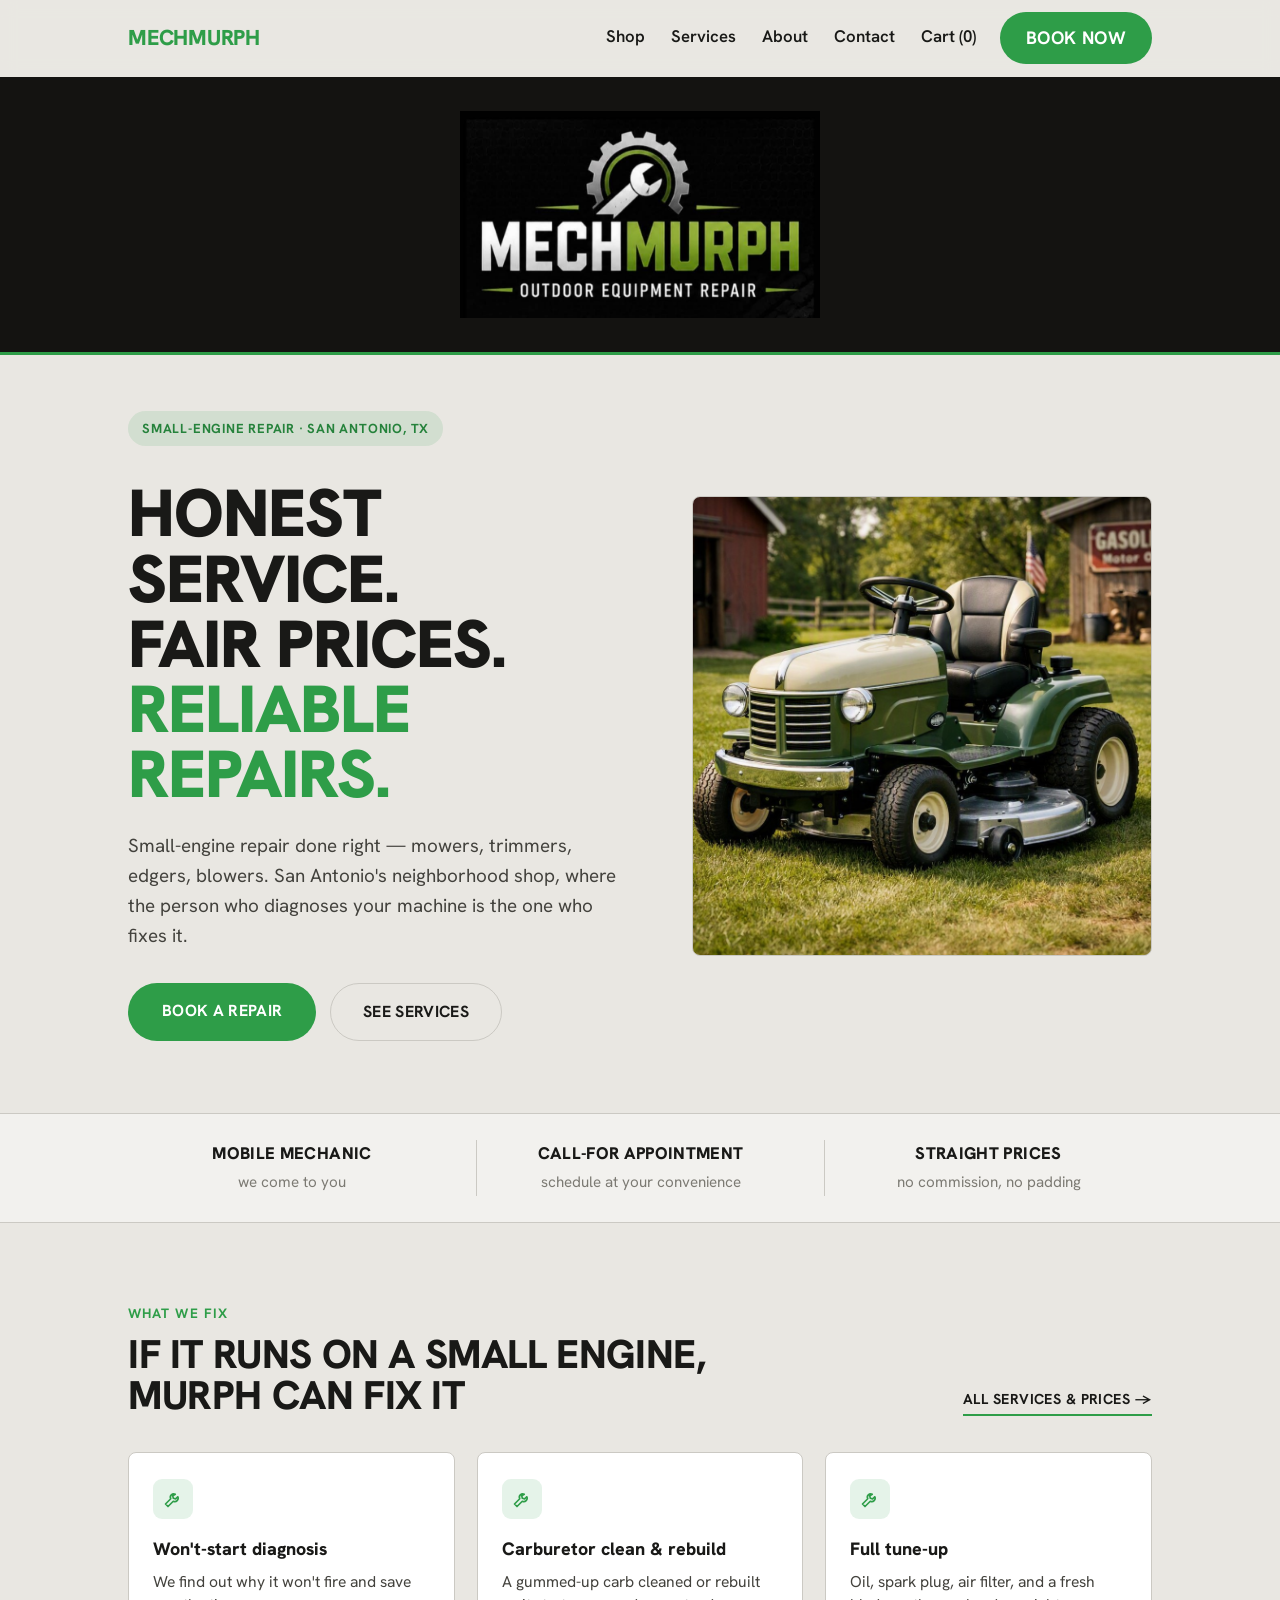
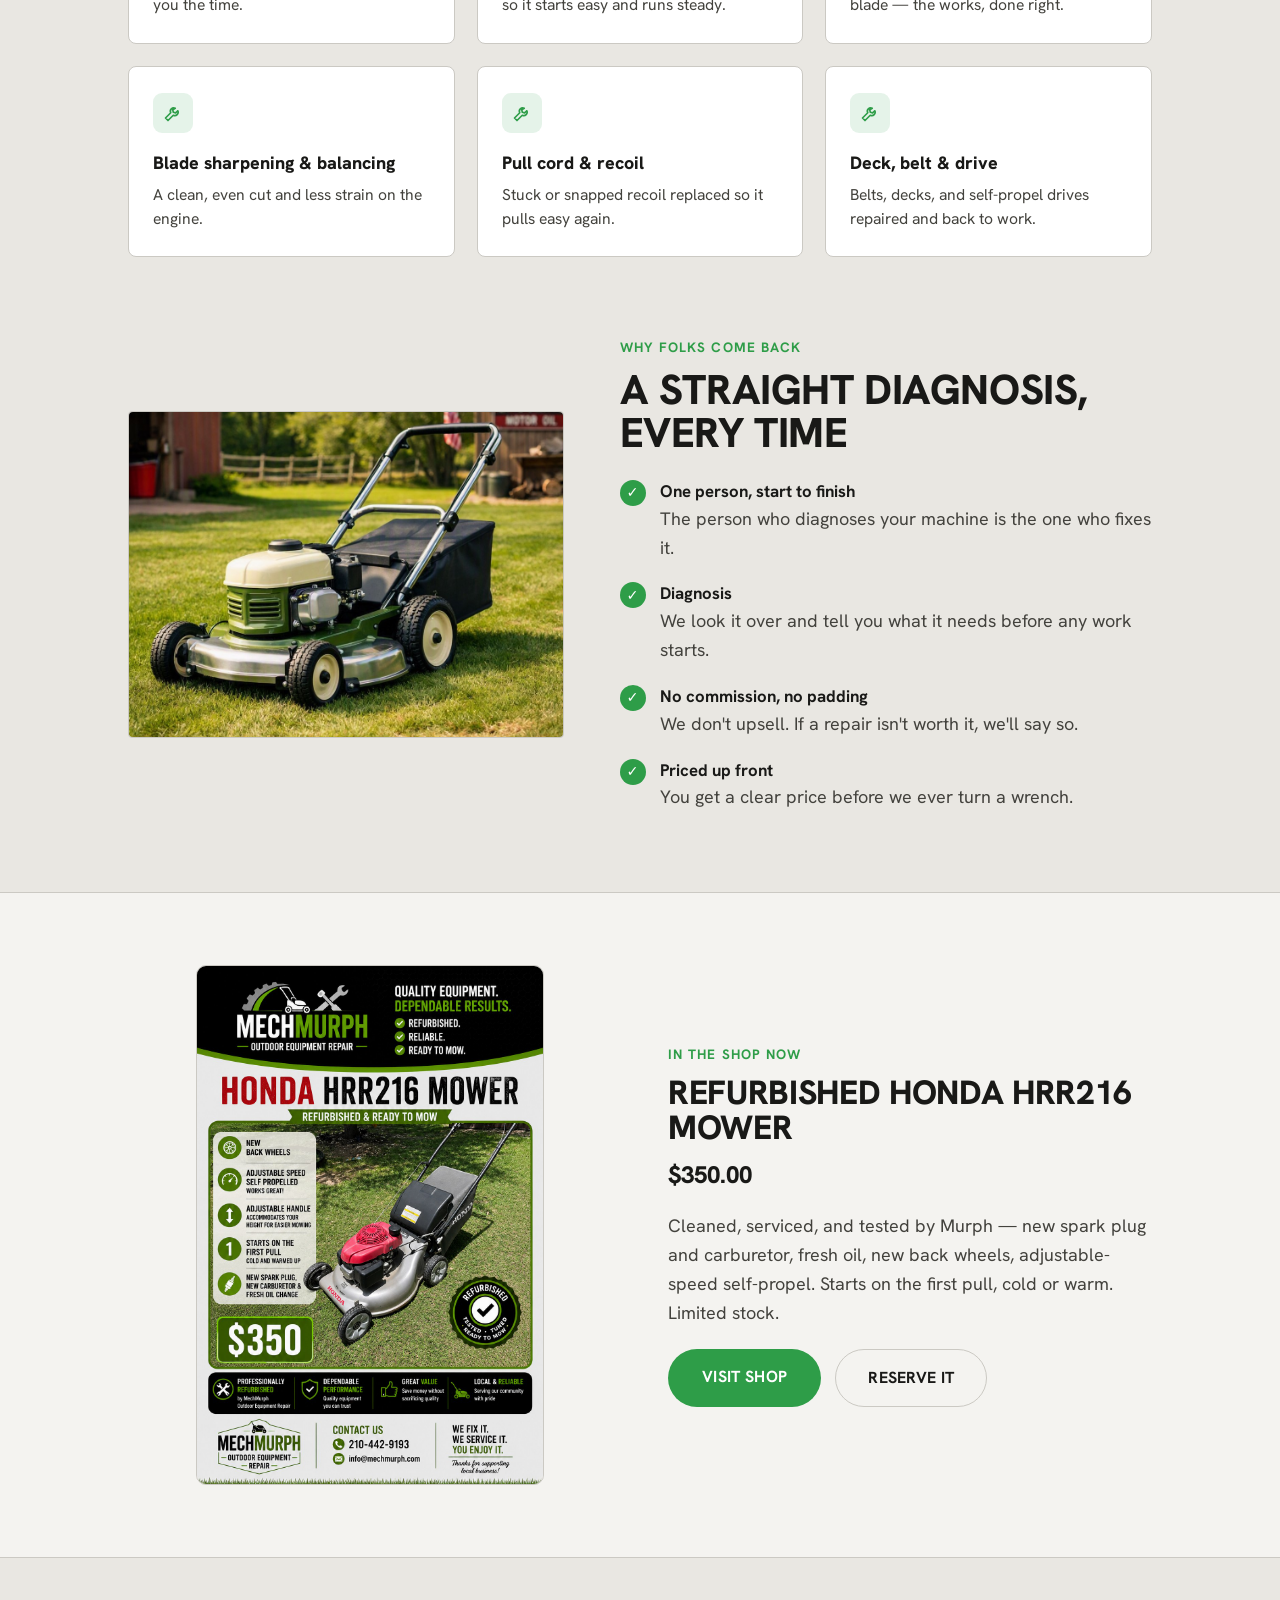
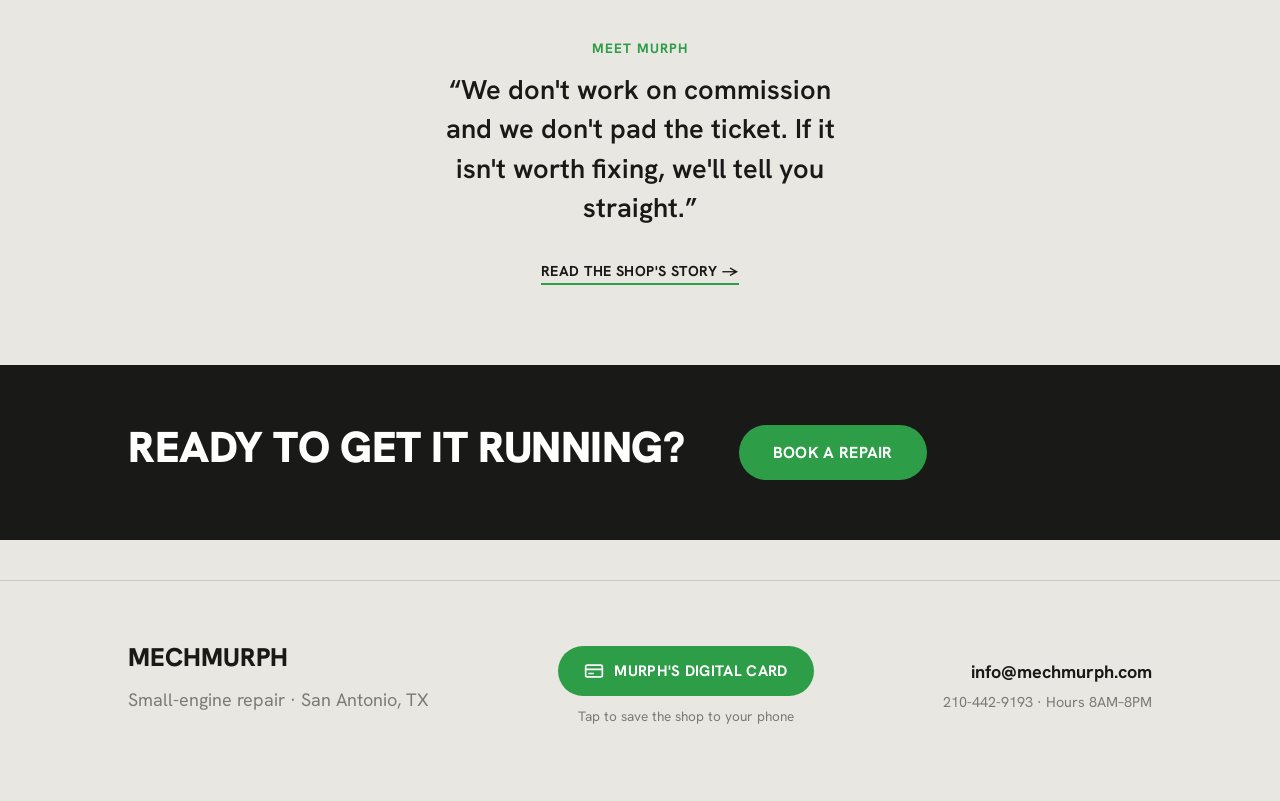
<file: index.html>
<!DOCTYPE html>
<html lang="en">
<head>
  <meta charset="UTF-8" />
  <meta name="viewport" content="width=device-width, initial-scale=1.0" />
  <title>MechMurph — Small Engine Repair · San Antonio, TX</title>
  <meta name="description" content="Honest small-engine repair in San Antonio. Mowers, trimmers, blowers — fair prices, reliable work. Book a repair with Murph." />
  <link rel="preconnect" href="https://fonts.googleapis.com" />
  <link rel="preconnect" href="https://fonts.gstatic.com" crossorigin />
  <link href="https://fonts.googleapis.com/css2?family=Hanken+Grotesk:wght@400;500;600;700;800;900&display=swap" rel="stylesheet" />
  <link rel="stylesheet" href="css/styles.css" />

  <!-- Home-only styling. Lives here so you can drop this file in without touching styles.css. -->
  <style>
    .eyebrow {
      display:inline-flex; align-items:center; gap:8px;
      background: color-mix(in srgb, var(--green) 12%, transparent);
      color: var(--green-dark);
      font-weight:700; font-size:0.82rem; text-transform:uppercase; letter-spacing:0.06em;
      padding:7px 14px; border-radius:999px;
    }
    .section-eyebrow { color:var(--green); font-weight:700; font-size:0.85rem; text-transform:uppercase; letter-spacing:0.08em; margin-bottom:10px; }

    /* Logo band — first thing on the page */
    .logo-band { background:#141311; border-bottom:3px solid var(--green); }
    .logo-band .inner { max-width:var(--wrap); margin:0 auto; padding:34px 28px; text-align:center; }
    .logo-band img { width:100%; max-width:360px; height:auto; margin:0 auto; }

    /* Hero */
    .home-hero-v2 { max-width:var(--wrap); margin:0 auto; padding:56px 28px 72px; }
    .hero-split { display:grid; grid-template-columns:1.05fr 0.95fr; gap:56px; align-items:center; }
    .hero-copy h1 {
      font-weight:900; letter-spacing:-0.015em; line-height:0.98; text-transform:uppercase;
      font-size:clamp(2.6rem,5.2vw,4.2rem); margin:24px 0;
    }
    .hero-copy h1 .accent { color:var(--green); }
    .hero-copy p { color:var(--ink-soft); font-size:1.18rem; max-width:46ch; margin:0 0 32px; }
    .hero-actions { display:flex; flex-wrap:wrap; gap:14px; }
    .btn-outline {
      display:inline-block; background:transparent; color:var(--ink); text-decoration:none;
      font-weight:700; text-transform:uppercase; letter-spacing:0.02em;
      padding:15px 32px; border-radius:999px; font-size:1rem; border:1.5px solid var(--line);
    }
    .btn-outline:hover { border-color:var(--ink); }
    .hero-photo img {
      width:100%; aspect-ratio:1/1; object-fit:cover;
      border-radius:8px; border:1px solid var(--line);
    }

    /* Trust bar */
    .trust-bar { border-top:1px solid var(--line); border-bottom:1px solid var(--line); background:rgba(255,255,255,0.4); }
    .trust-grid { max-width:var(--wrap); margin:0 auto; padding:26px 28px; display:grid; grid-template-columns:repeat(3,1fr); gap:20px; }
    .trust-grid > div { text-align:center; }
    .trust-grid > div + div { border-left:1px solid var(--line); }
    .trust-grid strong { display:block; font-weight:800; font-size:1.05rem; text-transform:uppercase; letter-spacing:0.02em; }
    .trust-grid span { color:var(--muted); font-size:0.95rem; }

    /* Section shell */
    .home-sec { max-width:var(--wrap); margin:0 auto; padding:80px 28px; }
    .sec-head { display:flex; align-items:flex-end; justify-content:space-between; gap:24px; flex-wrap:wrap; margin-bottom:36px; }
    .sec-head h2 { margin:0; font-size:clamp(1.8rem,3.3vw,2.5rem); }
    .link-arrow { text-decoration:none; font-weight:700; text-transform:uppercase; letter-spacing:0.03em; font-size:0.9rem; color:var(--ink); border-bottom:2px solid var(--green); padding-bottom:3px; white-space:nowrap; }

    /* Services grid */
    .svc-grid { display:grid; grid-template-columns:repeat(3,1fr); gap:22px; }
    .svc-card { background:var(--white); border:1px solid var(--line); border-radius:8px; padding:26px 24px; }
    .svc-card .mark { width:40px; height:40px; border-radius:9px; background:color-mix(in srgb, var(--green) 12%, transparent); display:flex; align-items:center; justify-content:center; margin-bottom:16px; }
    .svc-card .mark svg { width:20px; height:20px; stroke:var(--green); }
    .svc-card h3 { font-weight:800; font-size:1.12rem; margin:0 0 6px; text-transform:none; letter-spacing:0; }
    .svc-card p { color:var(--ink-soft); font-size:0.98rem; line-height:1.5; margin:0; max-width:none; }

    /* Why Murph */
    .why-split { display:grid; grid-template-columns:0.9fr 1.1fr; gap:56px; align-items:center; }
    .why-list { list-style:none; padding:0; margin:0; display:flex; flex-direction:column; gap:18px; }
    .why-list li { display:flex; gap:14px; align-items:flex-start; }
    .why-list .tick { flex:none; width:26px; height:26px; border-radius:999px; background:var(--green); color:#fff; display:flex; align-items:center; justify-content:center; font-weight:900; font-size:0.9rem; margin-top:2px; }
    .why-list strong { display:block; font-size:1.05rem; }
    .why-list .tick + span span { color:var(--ink-soft); }

    /* Featured product */
    .feature { background:rgba(255,255,255,0.5); border-top:1px solid var(--line); border-bottom:1px solid var(--line); }
    .feature-inner { max-width:var(--wrap); margin:0 auto; padding:72px 28px; display:grid; grid-template-columns:1fr 1fr; gap:56px; align-items:center; }
    .feature-photo { display:flex; justify-content:center; }
    .feature-photo img { max-height:520px; width:auto; max-width:100%; border-radius:10px; border:1px solid var(--line); }
    .feature h2 { margin:0 0 12px; font-size:clamp(1.6rem,2.8vw,2.1rem); }
    .feature .price { font-size:1.5rem; font-weight:800; margin-bottom:18px; }

    /* About teaser */
    .about-teaser { max-width:900px; margin:0 auto; padding:80px 28px; text-align:center; }
    .about-teaser blockquote { color:var(--ink); font-size:clamp(1.25rem,2.4vw,1.7rem); line-height:1.45; font-weight:600; margin:0 auto 28px; max-width:26ch; }

    /* CTA band */
    .cta-band { background:var(--ink); color:var(--hero-text); }
    .cta-inner { max-width:var(--wrap); margin:0 auto; padding:60px 28px; display:grid; grid-template-columns:1.4fr 1fr; gap:32px; align-items:center; }
    .cta-inner h2 { margin:0 0 10px; color:#fff; font-weight:900; font-size:clamp(1.9rem,3.4vw,2.7rem); }
    .cta-inner p { color:#c9c7c1; margin:0; font-size:1.1rem; max-width:44ch; }

    @media (max-width:820px) {
      .hero-split, .why-split, .feature-inner, .cta-inner { grid-template-columns:1fr; gap:34px; }
      .hero-photo { order:-1; }
      .svc-grid { grid-template-columns:1fr 1fr; }
      .trust-grid { grid-template-columns:1fr; gap:0; }
      .trust-grid > div { padding:16px 0; }
      .trust-grid > div + div { border-left:0; border-top:1px solid var(--line); }
    }
    @media (max-width:560px) { .svc-grid { grid-template-columns:1fr; } }
  </style>
</head>
<body>

  <!-- ===== HEADER (same on every page) ===== -->
  <header class="site-header">
    <div class="header-inner">
      <a class="brand is-active" href="index.html">MECHMURPH</a>
      <nav class="nav" id="nav">
        <a href="shop.html">Shop</a>
        <a href="services.html">Services</a>
        <a href="about.html">About</a>
        <a href="contact.html">Contact</a>
        <a class="cart-link" href="cart.html">Cart (0)</a>
      </nav>
      <a class="btn-book" href="appointments.html">Book now</a>
      <button class="menu-toggle" data-menu-toggle aria-label="Menu" aria-expanded="false">&#9776;</button>
    </div>
  </header>

  <!-- ===== LOGO BAND (first) ===== -->
  <section class="logo-band">
    <div class="inner">
      <img src="images/mechmurph-logo.png" alt="MechMurph — Outdoor Equipment Repair" />
    </div>
  </section>

  <!-- ===== HERO ===== -->
  <section class="home-hero-v2">
    <div class="hero-split">
      <div class="hero-copy">
        <span class="eyebrow">Small-engine repair · San Antonio, TX</span>
        <h1>Honest service.<br />Fair prices.<br /><span class="accent">Reliable repairs.</span></h1>
        <p>Small-engine repair done right — mowers, trimmers, edgers, blowers. San Antonio's neighborhood shop, where the person who diagnoses your machine is the one who fixes it.</p>
        <div class="hero-actions">
          <a class="btn btn-green" href="appointments.html">Book a repair</a>
          <a class="btn-outline" href="services.html">See services</a>
        </div>
      </div>
      <div class="hero-photo">
        <img src="images/vintage-mower-hero.jpg" alt="Restored vintage-style riding mower in a San Antonio yard" />
      </div>
    </div>
  </section>

  <!-- ===== TRUST BAR ===== -->
  <section class="trust-bar">
    <div class="trust-grid">
      <div><strong>Mobile Mechanic</strong><span>we come to you</span></div>
      <div><strong>Call-for Appointment</strong><span>schedule at your convenience</span></div>
      <div><strong>Straight prices</strong><span>no commission, no padding</span></div>
    </div>
  </section>

  <!-- ===== SERVICES ===== -->
  <section class="home-sec">
    <div class="sec-head">
      <div>
        <div class="section-eyebrow">What we fix</div>
        <h2>If it runs on a small engine,<br />Murph can fix it</h2>
      </div>
      <a class="link-arrow" href="services.html">All services &amp; prices →</a>
    </div>
    <div class="svc-grid">
      <div class="svc-card">
        <span class="mark"><svg viewBox="0 0 24 24" fill="none" stroke-width="2" stroke-linecap="round" stroke-linejoin="round"><path d="M14.7 6.3a4 4 0 0 0-5.4 5.4L3 18l3 3 6.3-6.3a4 4 0 0 0 5.4-5.4l-2.5 2.5-2.8-.7-.7-2.8z"/></svg></span>
        <h3>Won't-start diagnosis</h3>
        <p>We find out why it won't fire and save you the time.</p>
      </div>
      <div class="svc-card">
        <span class="mark"><svg viewBox="0 0 24 24" fill="none" stroke-width="2" stroke-linecap="round" stroke-linejoin="round"><path d="M14.7 6.3a4 4 0 0 0-5.4 5.4L3 18l3 3 6.3-6.3a4 4 0 0 0 5.4-5.4l-2.5 2.5-2.8-.7-.7-2.8z"/></svg></span>
        <h3>Carburetor clean &amp; rebuild</h3>
        <p>A gummed-up carb cleaned or rebuilt so it starts easy and runs steady.</p>
      </div>
      <div class="svc-card">
        <span class="mark"><svg viewBox="0 0 24 24" fill="none" stroke-width="2" stroke-linecap="round" stroke-linejoin="round"><path d="M14.7 6.3a4 4 0 0 0-5.4 5.4L3 18l3 3 6.3-6.3a4 4 0 0 0 5.4-5.4l-2.5 2.5-2.8-.7-.7-2.8z"/></svg></span>
        <h3>Full tune-up</h3>
        <p>Oil, spark plug, air filter, and a fresh blade — the works, done right.</p>
      </div>
      <div class="svc-card">
        <span class="mark"><svg viewBox="0 0 24 24" fill="none" stroke-width="2" stroke-linecap="round" stroke-linejoin="round"><path d="M14.7 6.3a4 4 0 0 0-5.4 5.4L3 18l3 3 6.3-6.3a4 4 0 0 0 5.4-5.4l-2.5 2.5-2.8-.7-.7-2.8z"/></svg></span>
        <h3>Blade sharpening &amp; balancing</h3>
        <p>A clean, even cut and less strain on the engine.</p>
      </div>
      <div class="svc-card">
        <span class="mark"><svg viewBox="0 0 24 24" fill="none" stroke-width="2" stroke-linecap="round" stroke-linejoin="round"><path d="M14.7 6.3a4 4 0 0 0-5.4 5.4L3 18l3 3 6.3-6.3a4 4 0 0 0 5.4-5.4l-2.5 2.5-2.8-.7-.7-2.8z"/></svg></span>
        <h3>Pull cord &amp; recoil</h3>
        <p>Stuck or snapped recoil replaced so it pulls easy again.</p>
      </div>
      <div class="svc-card">
        <span class="mark"><svg viewBox="0 0 24 24" fill="none" stroke-width="2" stroke-linecap="round" stroke-linejoin="round"><path d="M14.7 6.3a4 4 0 0 0-5.4 5.4L3 18l3 3 6.3-6.3a4 4 0 0 0 5.4-5.4l-2.5 2.5-2.8-.7-.7-2.8z"/></svg></span>
        <h3>Deck, belt &amp; drive</h3>
        <p>Belts, decks, and self-propel drives repaired and back to work.</p>
      </div>
    </div>
  </section>

  <!-- ===== WHY MURPH ===== -->
  <section class="home-sec" style="padding-top:0;">
    <div class="why-split">
      <div class="photo" role="img" aria-label="A cleaned-up vintage-style push mower on a fresh-cut lawn" style="aspect-ratio:4/3;padding:0;">
        <img src="images/vintage-push-mower.jpg" alt="A cleaned-up vintage-style push mower on a fresh-cut lawn" />
      </div>
      <div>
        <div class="section-eyebrow">Why folks come back</div>
        <h2 style="margin:0 0 24px;">A straight diagnosis, every time</h2>
        <ul class="why-list">
          <li><span class="tick">✓</span><span><strong>One person, start to finish</strong><span>The person who diagnoses your machine is the one who fixes it.</span></span></li>
          <li><span class="tick">✓</span><span><strong>Diagnosis</strong><span>We look it over and tell you what it needs before any work starts.</span></span></li>
          <li><span class="tick">✓</span><span><strong>No commission, no padding</strong><span>We don't upsell. If a repair isn't worth it, we'll say so.</span></span></li>
          <li><span class="tick">✓</span><span><strong>Priced up front</strong><span>You get a clear price before we ever turn a wrench.</span></span></li>
        </ul>
      </div>
    </div>
  </section>

  <!-- ===== FEATURED PRODUCT ===== -->
  <section class="feature">
    <div class="feature-inner">
      <div class="feature-photo">
        <img src="images/honda-hrr216.jpg" alt="Refurbished Honda HRR216 self-propelled mower, $350" />
      </div>
      <div>
        <div class="section-eyebrow">In the shop now</div>
        <h2>Refurbished Honda HRR216 Mower</h2>
        <div class="price">$350.00</div>
        <p>Cleaned, serviced, and tested by Murph — new spark plug and carburetor, fresh oil, new back wheels, adjustable-speed self-propel. Starts on the first pull, cold or warm. Limited stock.</p>
        <div class="hero-actions">
          <a class="btn btn-green" href="shop.html">Visit shop</a>
          <a class="btn-outline" href="contact.html">Reserve it</a>
        </div>
      </div>
    </div>
  </section>

  <!-- ===== ABOUT TEASER ===== -->
  <section class="about-teaser">
    <div class="section-eyebrow">Meet Murph</div>
    <blockquote>“We don't work on commission and we don't pad the ticket. If it isn't worth fixing, we'll tell you straight.”</blockquote>
    <a class="link-arrow" href="about.html">Read the shop's story →</a>
  </section>

  <!-- ===== CTA BAND ===== -->
  <section class="cta-band">
    <div class="cta-inner">
      <div>
        <h2>Ready to get it running?</h2>
        <p></p>
      </div>
      <div class="hero-actions">
        <a class="btn btn-green" href="appointments.html">Book a repair</a>
      </div>
    </div>
  </section>

  <!-- ===== FOOTER (same on every page) ===== -->
  <footer class="site-footer">
    <div class="wrap footer-inner">
      <div>
        <div class="footer-brand">MechMurph</div>
        <p>Small-engine repair · San Antonio, TX</p>
      </div>
      <div class="footer-card">
        <a class="btn-card" href="https://dot.cards/mechmurph?s=s" target="_blank" rel="noopener">
          <svg viewBox="0 0 24 24" fill="none" stroke-width="2" stroke-linecap="round" stroke-linejoin="round" aria-hidden="true"><rect x="2" y="5" width="20" height="14" rx="2"/><path d="M2 10h20"/><path d="M6 15h5"/></svg>
          Murph's Digital Card
        </a>
        <span class="small">Tap to save the shop to your phone</span>
      </div>
      <div class="footer-contact">
        <a href="mailto:info@mechmurph.com">info@mechmurph.com</a><br />
        <span class="small">210-442-9193 &middot; Hours 8AM&ndash;8PM</span>
      </div>
    </div>
  </footer>

  <script src="js/main.js"></script>
</body>
</html>
</file>
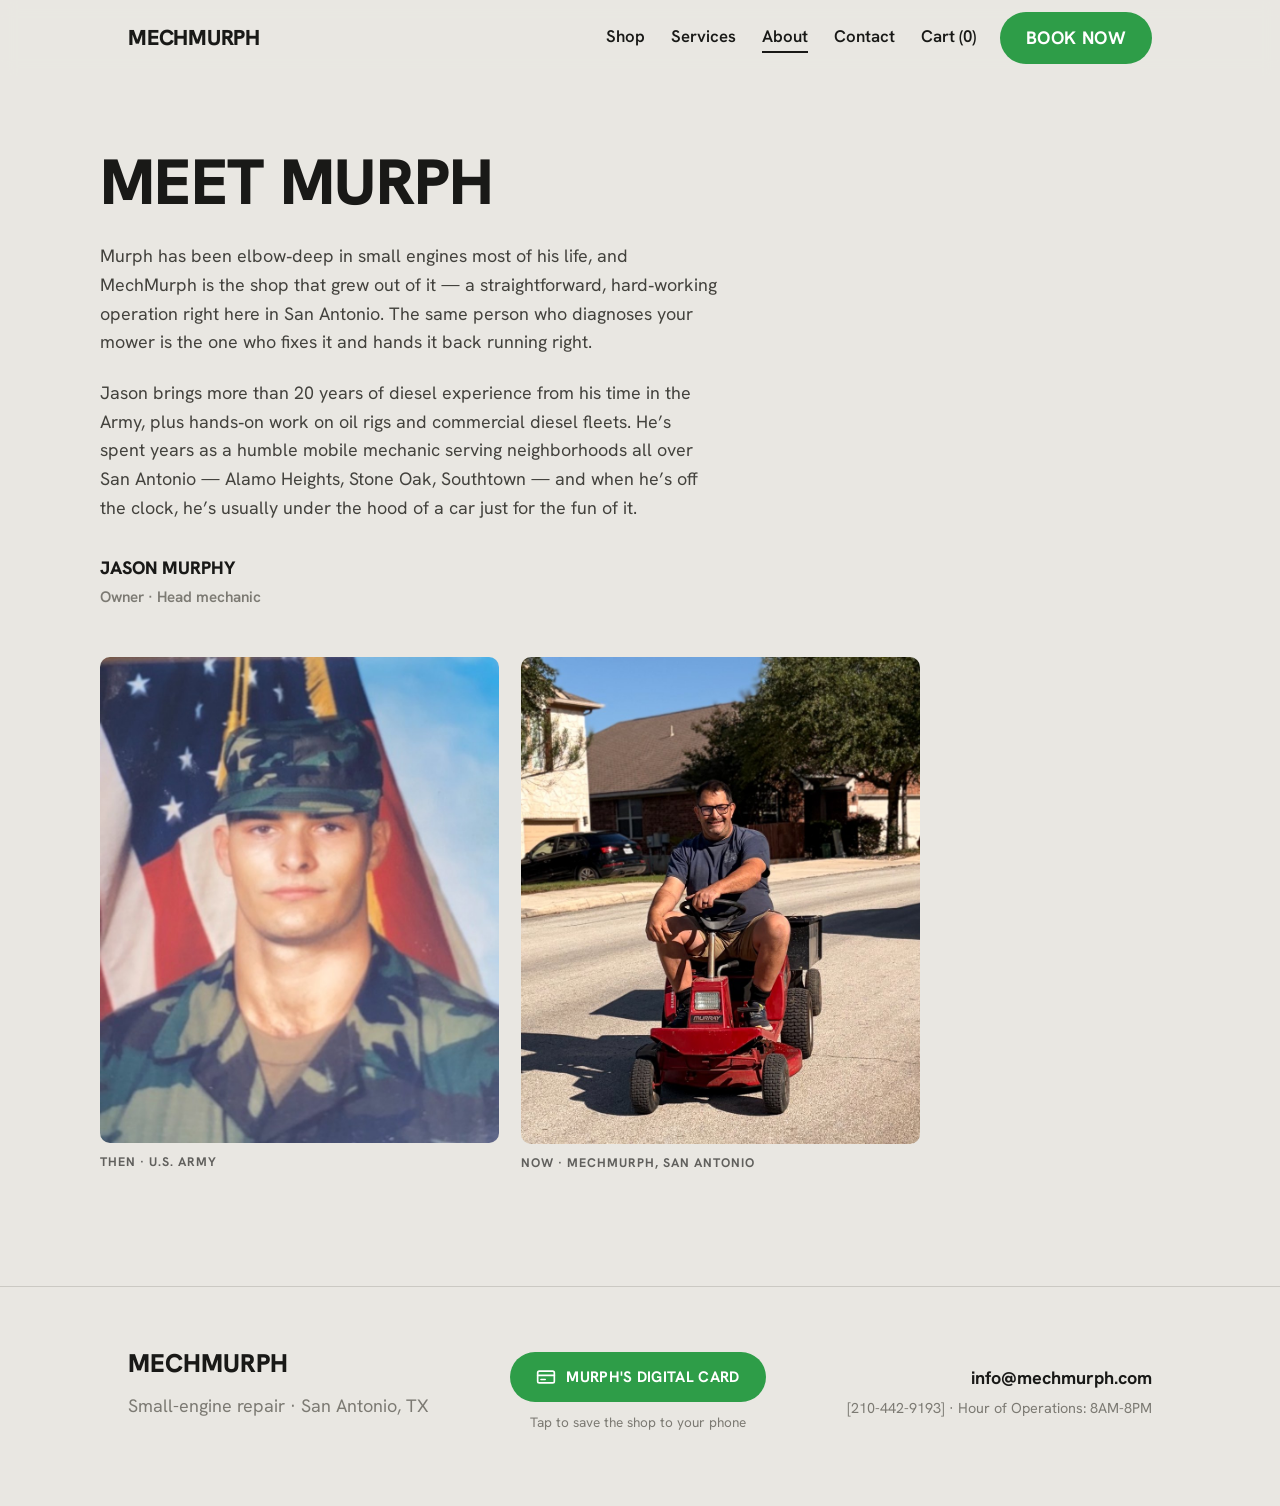
<file: about.html>
<!DOCTYPE html>
<html lang="en">
<head>
  <meta charset="UTF-8" />
  <meta name="viewport" content="width=device-width, initial-scale=1.0" />
  <title>About — MechMurph</title>
  <meta name="description" content="Meet Murph — a small, no-nonsense small-engine repair shop in San Antonio. The person who diagnoses your mower is the one who fixes it." />
  <link rel="preconnect" href="https://fonts.googleapis.com" />
  <link rel="preconnect" href="https://fonts.gstatic.com" crossorigin />
  <link href="https://fonts.googleapis.com/css2?family=Hanken+Grotesk:wght@400;500;600;700;800;900&display=swap" rel="stylesheet" />
  <link rel="stylesheet" href="css/styles.css" />
  <style>
    .murph-gallery {
      margin-top: 48px;
      max-width: 820px;
      display: grid;
      grid-template-columns: 1fr 1fr;
      gap: 22px;
    }
    .murph-gallery figure { margin: 0; }
    .murph-gallery img {
      display: block;
      width: 100%;
      height: auto;
      border-radius: 10px;
    }
    .murph-gallery figcaption {
      margin-top: 10px;
      font-size: 0.78rem;
      font-weight: 700;
      letter-spacing: 0.08em;
      text-transform: uppercase;
      opacity: 0.65;
    }
    @media (max-width: 640px) {
      .murph-gallery { grid-template-columns: 1fr; gap: 26px; }
    }
  </style>
</head>
<body>

  <header class="site-header">
    <div class="header-inner">
      <a class="brand" href="index.html">MECHMURPH</a>
      <nav class="nav" id="nav">
        <a href="shop.html">Shop</a>
        <a href="services.html">Services</a>
        <a href="about.html" class="current">About</a>
        <a href="contact.html">Contact</a>
        <a class="cart-link" href="cart.html">Cart (0)</a>
      </nav>
      <a class="btn-book" href="appointments.html">Book now</a>
      <button class="menu-toggle" data-menu-toggle aria-label="Menu" aria-expanded="false">&#9776;</button>
    </div>
  </header>

  <main class="wrap section">
    <div class="prose-block">
      <h1>Meet Murph</h1>
      <p>Murph has been elbow‑deep in small engines most of his life, and MechMurph is the shop that grew out of it — a straightforward, hard‑working operation right here in San Antonio. The same person who diagnoses your mower is the one who fixes it and hands it back running right.</p>
      <p>Jason brings more than 20 years of diesel experience from his time in the Army, plus hands‑on work on oil rigs and commercial diesel fleets. He’s spent years as a humble mobile mechanic serving neighborhoods all over San Antonio — Alamo Heights, Stone Oak, Southtown — and when he’s off the clock, he’s usually under the hood of a car just for the fun of it.</p>

      <div class="signature">Jason Murphy <span>Owner · Head mechanic</span></div>
    </div>

    <div class="murph-gallery">
      <figure>
        <img src="images/murph-army.jpg" width="900" height="1096" loading="lazy"
             alt="Murph in his U.S. Army uniform, standing in front of the American flag" />
        <figcaption>Then &middot; U.S. Army</figcaption>
      </figure>
      <figure>
        <img src="images/murph-mower.jpg" width="900" height="1097" loading="lazy"
             alt="Murph riding a red Murray mower down a San Antonio street" />
        <figcaption>Now &middot; MechMurph, San Antonio</figcaption>
      </figure>
    </div>
  </main>

  <footer class="site-footer">
    <div class="wrap footer-inner">
      <div>
        <div class="footer-brand">MechMurph</div>
        <p>Small-engine repair · San Antonio, TX</p>
      </div>
      <div class="footer-card">
        <a class="btn-card" href="https://dot.cards/mechmurph?s=s" target="_blank" rel="noopener">
          <svg viewBox="0 0 24 24" fill="none" stroke-width="2" stroke-linecap="round" stroke-linejoin="round" aria-hidden="true"><rect x="2" y="5" width="20" height="14" rx="2"/><path d="M2 10h20"/><path d="M6 15h5"/></svg>
          Murph's Digital Card
        </a>
        <span class="small">Tap to save the shop to your phone</span>
      </div>
      <div class="footer-contact">
        <a href="mailto:info@mechmurph.com">info@mechmurph.com</a><br />
        <span class="small">[210-442-9193] &middot; Hour of Operations: 8AM-8PM</span>
      </div>
    </div>
  </footer>

  <script src="js/main.js"></script>
</body>
</html>
</file>
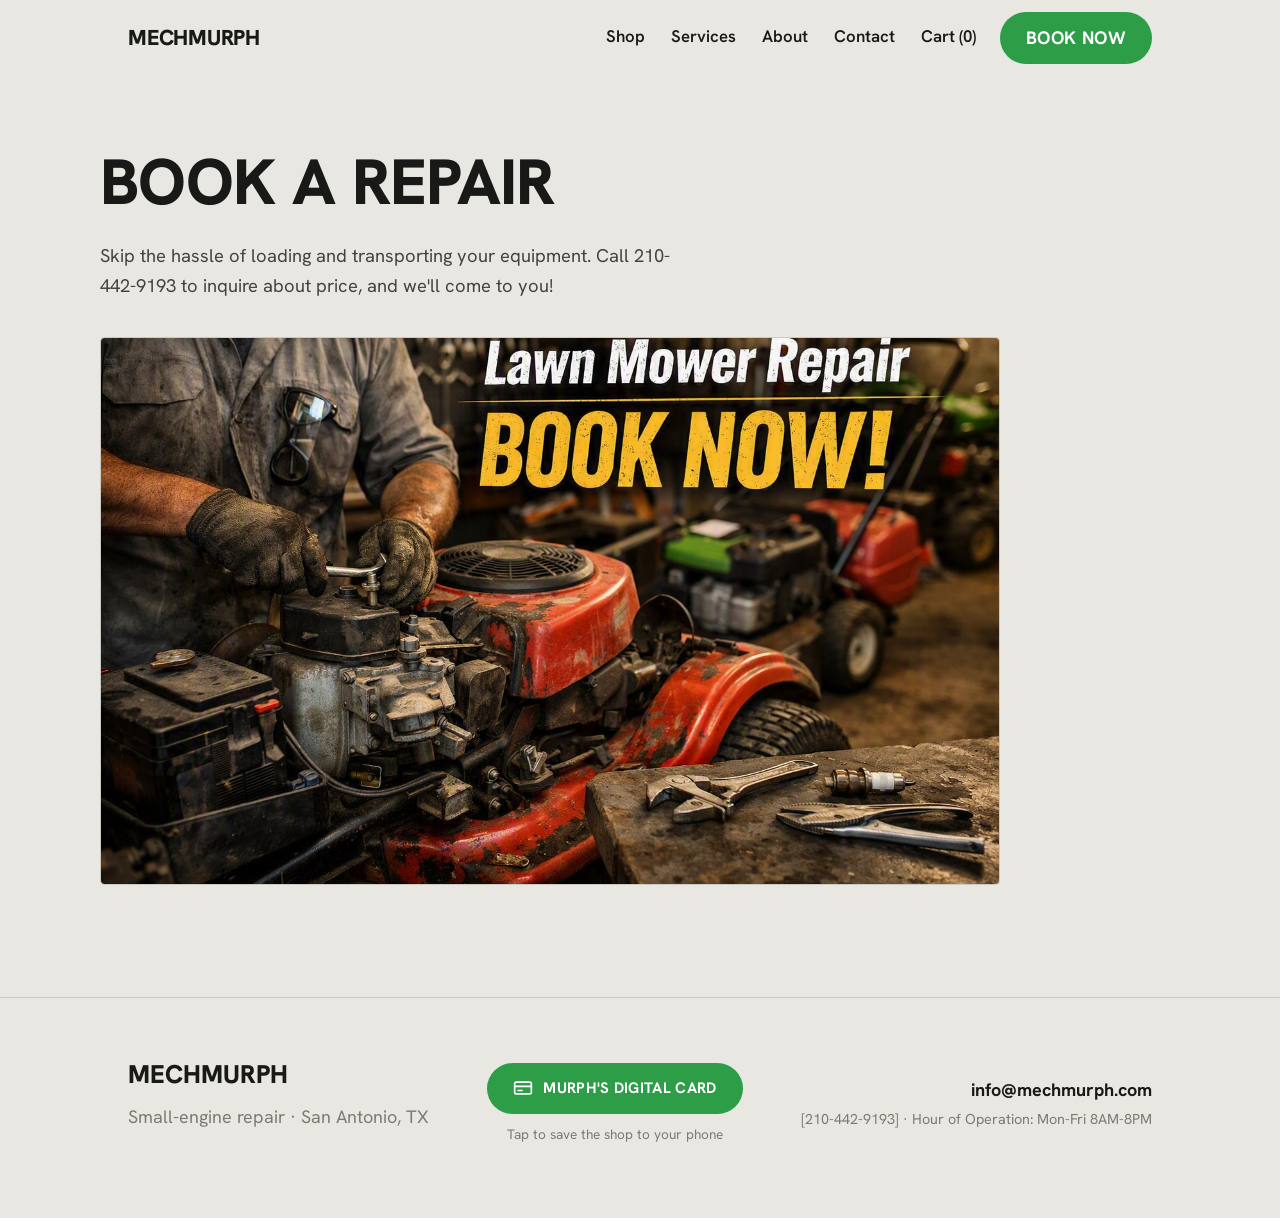
<file: appointments.html>
<!DOCTYPE html>
<html lang="en">
<head>
  <meta charset="UTF-8" />
  <meta name="viewport" content="width=device-width, initial-scale=1.0" />
  <title>Book a Repair — MechMurph</title>
  <meta name="description" content="Book a small-engine repair with MechMurph. San Antonio." />
  <link rel="preconnect" href="https://fonts.googleapis.com" />
  <link rel="preconnect" href="https://fonts.gstatic.com" crossorigin />
  <link href="https://fonts.googleapis.com/css2?family=Hanken+Grotesk:wght@400;500;600;700;800;900&display=swap" rel="stylesheet" />
  <link rel="stylesheet" href="css/styles.css" />
</head>
<body>

  <header class="site-header">
    <div class="header-inner">
      <a class="brand" href="index.html">MECHMURPH</a>
      <nav class="nav" id="nav">
        <a href="shop.html">Shop</a>
        <a href="services.html">Services</a>
        <a href="about.html">About</a>
        <a href="contact.html">Contact</a>
        <a class="cart-link" href="cart.html">Cart (0)</a>
      </nav>
      <a class="btn-book" href="appointments.html">Book now</a>
      <button class="menu-toggle" data-menu-toggle aria-label="Menu" aria-expanded="false">&#9776;</button>
    </div>
  </header>

  <main class="wrap section">
    <h1>Book a repair</h1>
    <p class="lede">Skip the hassle of loading and transporting your equipment. Call 210-442-9193 to inquire about price, and we'll come to you!</p>

    <div class="photo" style="max-width:900px;margin-top:36px;aspect-ratio:1400/853;padding:0;" role="img" aria-label="MechMurph mechanic repairing a lawn mower engine">
      <img src="images/book-now.jpg" alt="MechMurph mechanic repairing a lawn mower engine — Lawn Mower Repair, Book Now" />
    </div>

    <!-- Set your real durations/prices below. -->
  </main>

  <footer class="site-footer">
    <div class="wrap footer-inner">
      <div>
        <div class="footer-brand">MechMurph</div>
        <p>Small-engine repair · San Antonio, TX</p>
      </div>
      <div class="footer-card">
        <a class="btn-card" href="https://dot.cards/mechmurph?s=s" target="_blank" rel="noopener">
          <svg viewBox="0 0 24 24" fill="none" stroke-width="2" stroke-linecap="round" stroke-linejoin="round" aria-hidden="true"><rect x="2" y="5" width="20" height="14" rx="2"/><path d="M2 10h20"/><path d="M6 15h5"/></svg>
          Murph's Digital Card
        </a>
        <span class="small">Tap to save the shop to your phone</span>
      </div>
      <div class="footer-contact">
        <a href="mailto:info@mechmurph.com">info@mechmurph.com</a><br />
        <span class="small">[210-442-9193] &middot; Hour of Operation: Mon-Fri 8AM-8PM</span>
      </div>
    </div>
  </footer>

  <script src="js/main.js"></script>
</body>
</html>
</file>
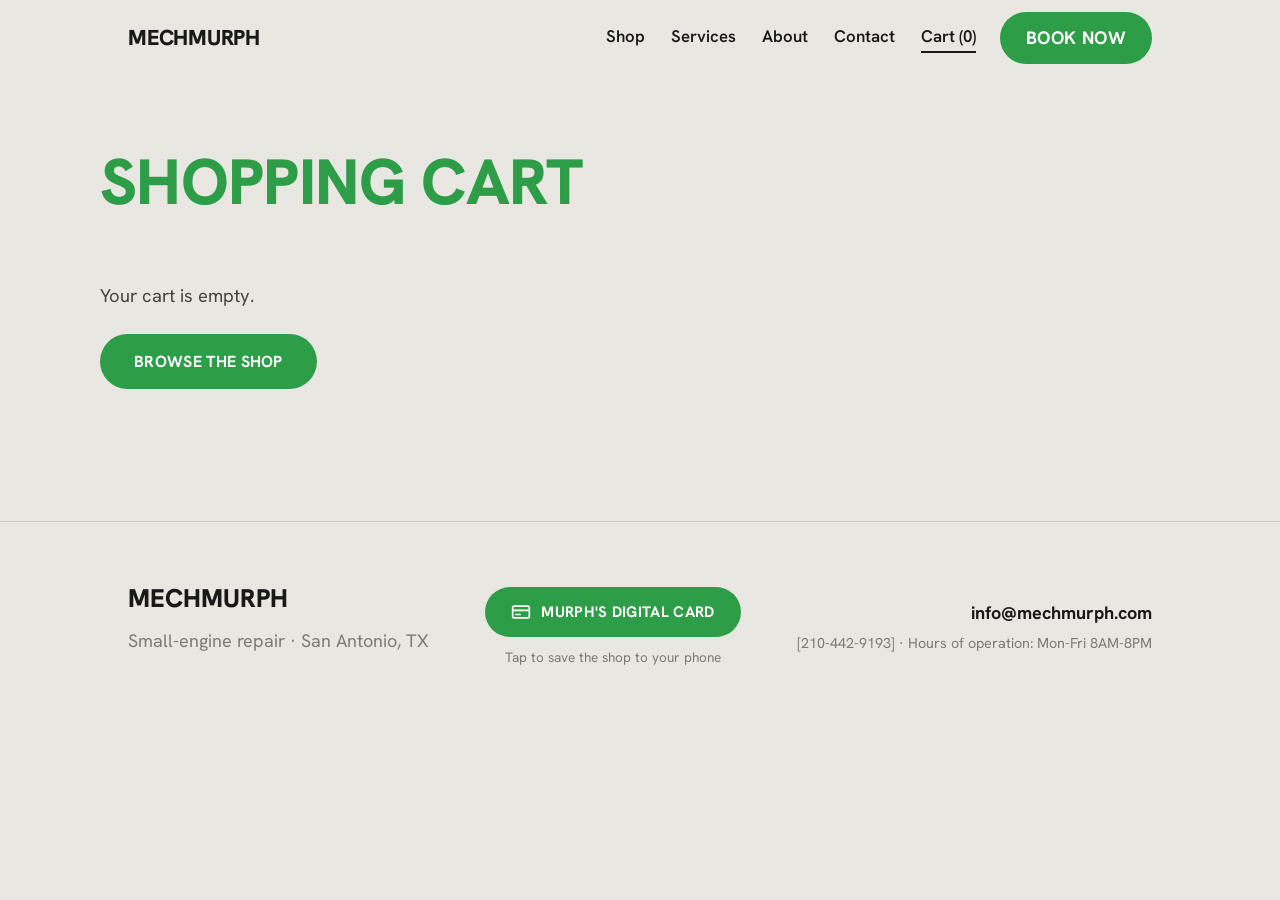
<file: cart.html>
<!DOCTYPE html>
<html lang="en">
<head>
  <meta charset="UTF-8" />
  <meta name="viewport" content="width=device-width, initial-scale=1.0" />
  <title>Cart — MechMurph</title>
  <link rel="preconnect" href="https://fonts.googleapis.com" />
  <link rel="preconnect" href="https://fonts.gstatic.com" crossorigin />
  <link href="https://fonts.googleapis.com/css2?family=Hanken+Grotesk:wght@400;500;600;700;800;900&display=swap" rel="stylesheet" />
  <link rel="stylesheet" href="css/styles.css" />
</head>
<body>

  <header class="site-header">
    <div class="header-inner">
      <a class="brand" href="index.html">MECHMURPH</a>
      <nav class="nav" id="nav">
        <a href="shop.html">Shop</a>
        <a href="services.html">Services</a>
        <a href="about.html">About</a>
        <a href="contact.html">Contact</a>
        <a class="cart-link current" href="cart.html">Cart (0)</a>
      </nav>
      <a class="btn-book" href="appointments.html">Book now</a>
      <button class="menu-toggle" data-menu-toggle aria-label="Menu" aria-expanded="false">&#9776;</button>
    </div>
  </header>

  <main class="wrap section">
    <h1 style="color:var(--green);">Shopping cart</h1>

    <!-- Cart contents are rendered here by js/main.js from localStorage. -->
    <div id="cart-root"></div>
  </main>

  <footer class="site-footer">
    <div class="wrap footer-inner">
      <div>
        <div class="footer-brand">MechMurph</div>
        <p>Small-engine repair · San Antonio, TX</p>
      </div>
      <div class="footer-card">
        <a class="btn-card" href="https://dot.cards/mechmurph?s=s" target="_blank" rel="noopener">
          <svg viewBox="0 0 24 24" fill="none" stroke-width="2" stroke-linecap="round" stroke-linejoin="round" aria-hidden="true"><rect x="2" y="5" width="20" height="14" rx="2"/><path d="M2 10h20"/><path d="M6 15h5"/></svg>
          Murph's Digital Card
        </a>
        <span class="small">Tap to save the shop to your phone</span>
      </div>
      <div class="footer-contact">
        <a href="mailto:info@mechmurph.com">info@mechmurph.com</a><br />
        <span class="small">[210-442-9193] &middot; Hours of operation: Mon-Fri 8AM-8PM</span>
      </div>
    </div>
  </footer>

  <script src="js/main.js"></script>
</body>
</html>
</file>
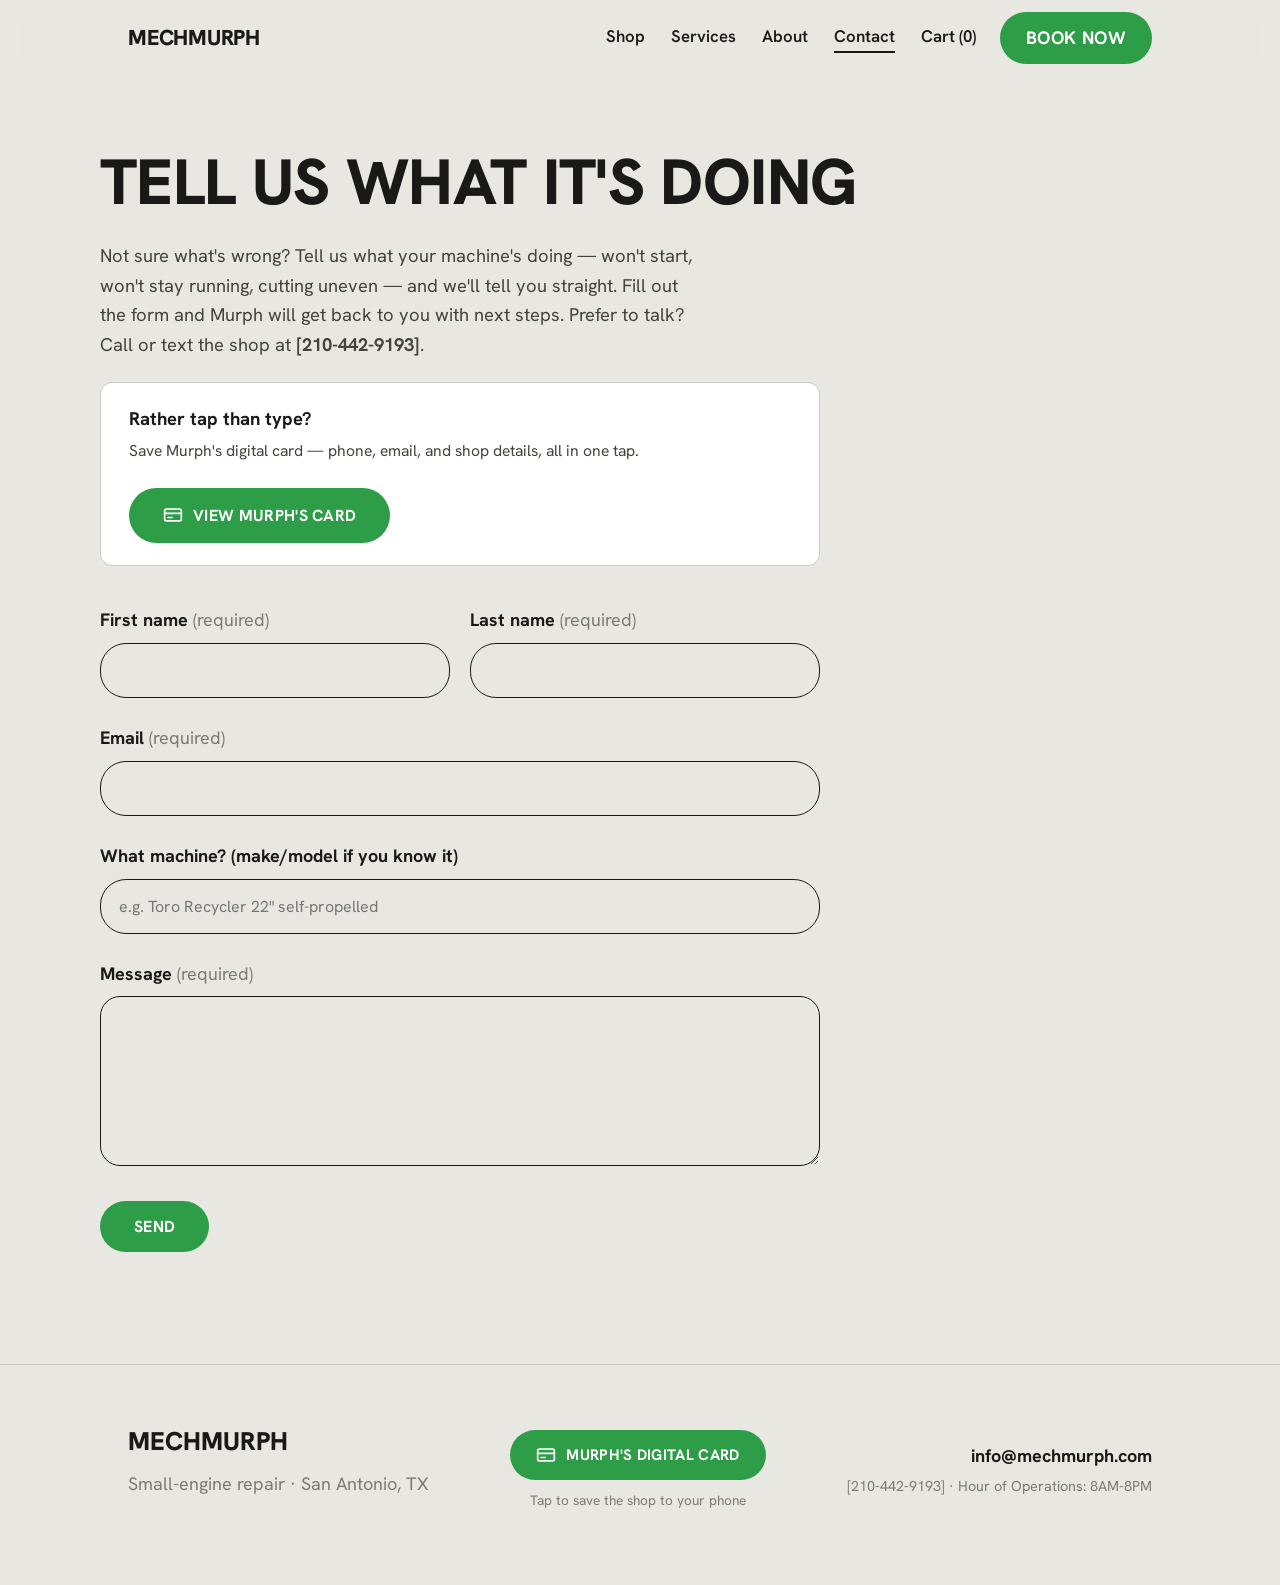
<file: contact.html>
<!DOCTYPE html>
<html lang="en">
<head>
  <meta charset="UTF-8" />
  <meta name="viewport" content="width=device-width, initial-scale=1.0" />
  <title>Contact — MechMurph</title>
  <meta name="description" content="Tell us what your machine is doing and we'll tell you straight. Contact MechMurph small-engine repair in San Antonio." />
  <link rel="preconnect" href="https://fonts.googleapis.com" />
  <link rel="preconnect" href="https://fonts.gstatic.com" crossorigin />
  <link href="https://fonts.googleapis.com/css2?family=Hanken+Grotesk:wght@400;500;600;700;800;900&display=swap" rel="stylesheet" />
  <link rel="stylesheet" href="css/styles.css" />
</head>
<body>

  <header class="site-header">
    <div class="header-inner">
      <a class="brand" href="index.html">MECHMURPH</a>
      <nav class="nav" id="nav">
        <a href="shop.html">Shop</a>
        <a href="services.html">Services</a>
        <a href="about.html">About</a>
        <a href="contact.html" class="current">Contact</a>
        <a class="cart-link" href="cart.html">Cart (0)</a>
      </nav>
      <a class="btn-book" href="appointments.html">Book now</a>
      <button class="menu-toggle" data-menu-toggle aria-label="Menu" aria-expanded="false">&#9776;</button>
    </div>
  </header>

  <main class="wrap section">
    <h1>Tell us what it's doing</h1>
    <p class="lede">Not sure what's wrong? Tell us what your machine's doing — won't start, won't stay running, cutting uneven — and we'll tell you straight. Fill out the form and Murph will get back to you with next steps. Prefer to talk? Call or text the shop at <strong>[210-442-9193]</strong>.</p>

    <!-- NOTE: this form is front-end only. To actually receive submissions,
         point the `action` at a form service (Formspree, Basin, Netlify Forms,
         etc.) or wire it to your info@mechmurph.com inbox. -->
    <div class="contact-card-callout">
      <div class="cc-text">
        <strong>Rather tap than type?</strong>
        <p>Save Murph's digital card &mdash; phone, email, and shop details, all in one tap.</p>
      </div>
      <a class="btn btn-green btn-card-lg" href="https://dot.cards/mechmurph?s=s" target="_blank" rel="noopener">
        <svg viewBox="0 0 24 24" fill="none" stroke-width="2" stroke-linecap="round" stroke-linejoin="round" aria-hidden="true"><rect x="2" y="5" width="20" height="14" rx="2"/><path d="M2 10h20"/><path d="M6 15h5"/></svg>
        View Murph's Card
      </a>
    </div>

    <!-- Formspree wiring:
         1. Create a free form at formspree.io (recipient = info@mechmurph.com).
         2. Copy your endpoint and replace [YOUR_FORM_ID] below.
         That's the only change needed to start receiving submissions. -->
    <form class="form" action="https://formspree.io/f/xaewyznq" method="POST">
      <!-- Sets the subject line of the notification email you receive -->
      <input type="hidden" name="_subject" value="New message from mechmurph.com" />
      <!-- Honeypot: hidden from people, catches spam bots. Leave it empty. -->
      <input type="text" name="_gotcha" tabindex="-1" autocomplete="off" style="position:absolute;left:-9999px;" aria-hidden="true" />

      <div class="field-row">
        <div class="field">
          <label for="first">First name <span class="req">(required)</span></label>
          <input id="first" name="first" type="text" required />
        </div>
        <div class="field">
          <label for="last">Last name <span class="req">(required)</span></label>
          <input id="last" name="last" type="text" required />
        </div>
      </div>

      <div class="field">
        <label for="email">Email <span class="req">(required)</span></label>
        <input id="email" name="email" type="email" required />
      </div>

      <div class="field">
        <label for="machine">What machine? (make/model if you know it)</label>
        <input id="machine" name="machine" type="text" placeholder="e.g. Toro Recycler 22&quot; self-propelled" />
      </div>

      <div class="field">
        <label for="message">Message <span class="req">(required)</span></label>
        <textarea id="message" name="message" required></textarea>
      </div>

      <button class="btn btn-green" type="submit">Send</button>
    </form>
  </main>

  <footer class="site-footer">
    <div class="wrap footer-inner">
      <div>
        <div class="footer-brand">MechMurph</div>
        <p>Small-engine repair · San Antonio, TX</p>
      </div>
      <div class="footer-card">
        <a class="btn-card" href="https://dot.cards/mechmurph?s=s" target="_blank" rel="noopener">
          <svg viewBox="0 0 24 24" fill="none" stroke-width="2" stroke-linecap="round" stroke-linejoin="round" aria-hidden="true"><rect x="2" y="5" width="20" height="14" rx="2"/><path d="M2 10h20"/><path d="M6 15h5"/></svg>
          Murph's Digital Card
        </a>
        <span class="small">Tap to save the shop to your phone</span>
      </div>
      <div class="footer-contact">
        <a href="mailto:info@mechmurph.com">info@mechmurph.com</a><br />
        <span class="small">[210-442-9193] &middot; Hour of Operations: 8AM-8PM</span>
      </div>
    </div>
  </footer>

  <script src="js/main.js"></script>
</body>
</html>
</file>
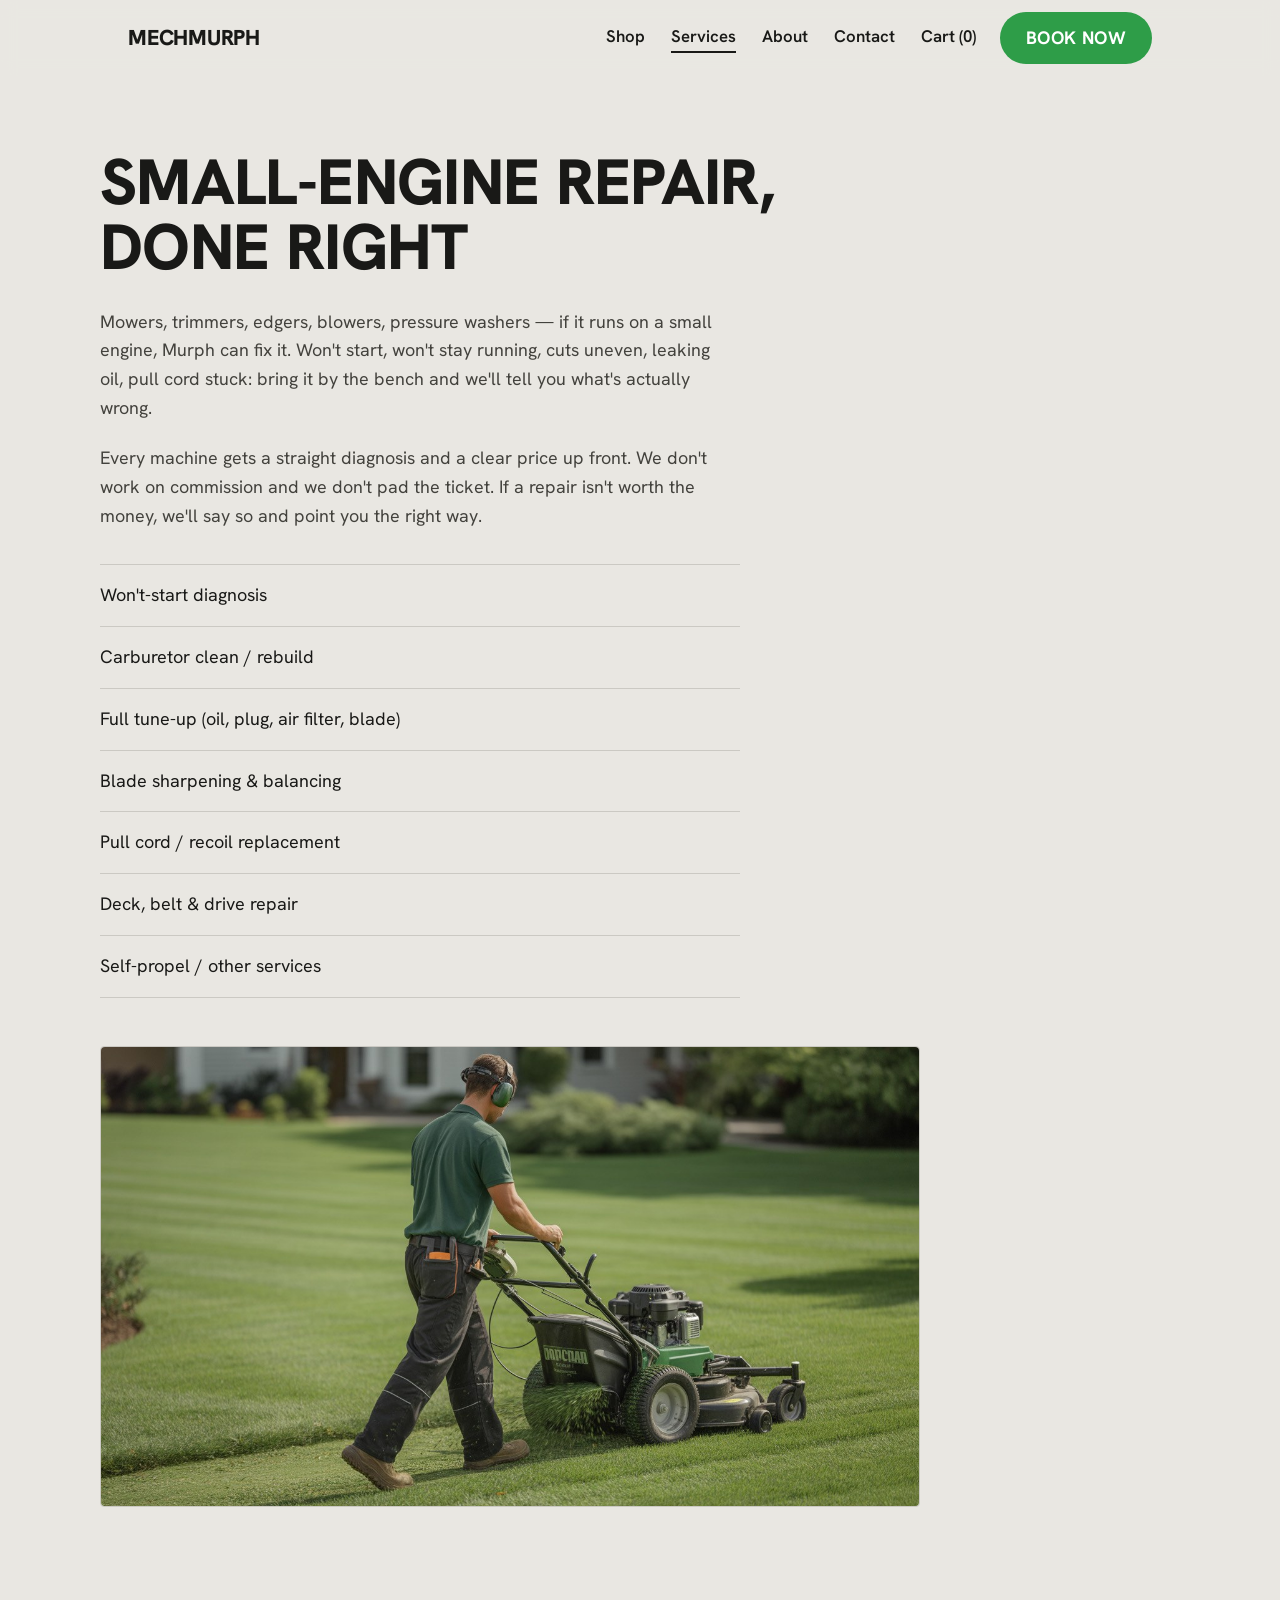
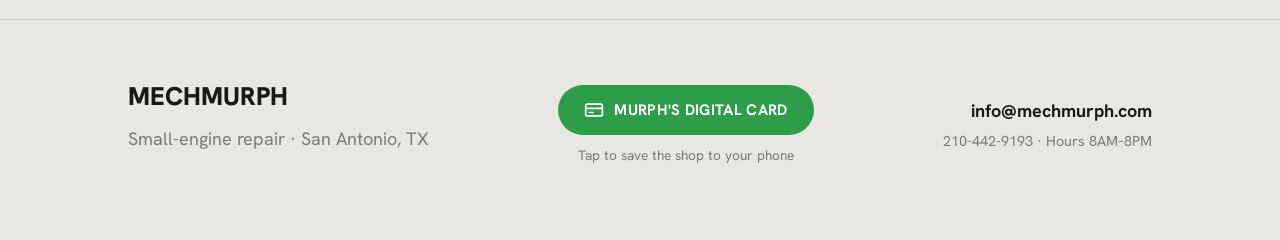
<file: services.html>
<!DOCTYPE html>
<html lang="en">
<head>
  <meta charset="UTF-8" />
  <meta name="viewport" content="width=device-width, initial-scale=1.0" />
  <title>Services — MechMurph</title>
  <meta name="description" content="Small-engine repair services: tune-ups, carburetor rebuilds, blade sharpening, won't-start diagnosis and more. San Antonio." />
  <link rel="preconnect" href="https://fonts.googleapis.com" />
  <link rel="preconnect" href="https://fonts.gstatic.com" crossorigin />
  <link href="https://fonts.googleapis.com/css2?family=Hanken+Grotesk:wght@400;500;600;700;800;900&display=swap" rel="stylesheet" />
  <link rel="stylesheet" href="css/styles.css" />
</head>
<body>

  <header class="site-header">
    <div class="header-inner">
      <a class="brand" href="index.html">MECHMURPH</a>
      <nav class="nav" id="nav">
        <a href="shop.html">Shop</a>
        <a href="services.html" class="current">Services</a>
        <a href="about.html">About</a>
        <a href="contact.html">Contact</a>
        <a class="cart-link" href="cart.html">Cart (0)</a>
      </nav>
      <a class="btn-book" href="appointments.html">Book now</a>
      <button class="menu-toggle" data-menu-toggle aria-label="Menu" aria-expanded="false">&#9776;</button>
    </div>
  </header>

  <main class="wrap section">
    <div class="prose-block">
      <h1>Small-engine repair, done right</h1>
      <p>Mowers, trimmers, edgers, blowers, pressure washers — if it runs on a small engine, Murph can fix it. Won't start, won't stay running, cuts uneven, leaking oil, pull cord stuck: bring it by the bench and we'll tell you what's actually wrong.</p>
      <p>Every machine gets a straight diagnosis and a clear price up front. We don't work on commission and we don't pad the ticket. If a repair isn't worth the money, we'll say so and point you the right way.</p>
    </div>

    <!-- Set your own starting prices in place of the [XX] values. -->
    <ul class="service-list">
      <li><span>Won't-start diagnosis</span><span class="price"></span></li>
      <li><span>Carburetor clean / rebuild</span><span class="price"></span></li>
      <li><span>Full tune-up (oil, plug, air filter, blade)</span><span class="price"></span></li>
      <li><span>Blade sharpening &amp; balancing</span><span class="price"></span></li>
      <li><span>Pull cord / recoil replacement</span><span class="price"></span></li>
      <li><span>Deck, belt &amp; drive repair</span><span class="price"></span></li>
      <li><span>Self-propel / other services</span><span class="price"></span></li>
    </ul>
    <p style="margin-top:22px;"><strong></strong> </p>

    <div class="photo" style="margin-top:48px;max-width:820px;aspect-ratio:16/9;padding:0;" role="img" aria-label="Mowing a freshly striped lawn in San Antonio">
      <img src="images/lawn-service.jpg" alt="A MechMurph machine mowing a freshly striped San Antonio lawn" />
    </div>
  </main>

  <footer class="site-footer">
    <div class="wrap footer-inner">
      <div>
        <div class="footer-brand">MechMurph</div>
        <p>Small-engine repair · San Antonio, TX</p>
      </div>
      <div class="footer-card">
        <a class="btn-card" href="https://dot.cards/mechmurph?s=s" target="_blank" rel="noopener">
          <svg viewBox="0 0 24 24" fill="none" stroke-width="2" stroke-linecap="round" stroke-linejoin="round" aria-hidden="true"><rect x="2" y="5" width="20" height="14" rx="2"/><path d="M2 10h20"/><path d="M6 15h5"/></svg>
          Murph's Digital Card
        </a>
        <span class="small">Tap to save the shop to your phone</span>
      </div>
      <div class="footer-contact">
        <a href="mailto:info@mechmurph.com">info@mechmurph.com</a><br />
        <span class="small">210-442-9193 &middot; Hours 8AM&ndash;8PM</span>
      </div>
    </div>
  </footer>

  <script src="js/main.js"></script>
</body>
</html>
</file>
<file: css/styles.css>
/* =========================================================
   MechMurph — shared styles
   Edit colors and fonts here once; every page updates.
   ========================================================= */

:root {
  --bg:        #e9e7e2;   /* warm light grey page background */
  --ink:       #191917;   /* near-black text + headlines     */
  --ink-soft:  #43423d;   /* body paragraphs                 */
  --muted:     #7c7a73;   /* captions, footnotes             */
  --green:     #2e9d48;   /* MechMurph green (buttons/brand) */
  --green-dark:#25823b;   /* hover state                     */
  --line:      #cbc9c3;   /* hairlines + input borders       */
  --white:     #ffffff;   /* cards / panels                  */
  --hero-text: #f3f1ec;   /* big light hero words            */

  --wrap: 1080px;         /* content column width            */
  --header-h: 76px;
}

/* ---------- base ---------- */
* { box-sizing: border-box; }

html { scroll-behavior: smooth; }

body {
  margin: 0;
  background: var(--bg);
  color: var(--ink);
  font-family: "Hanken Grotesk", system-ui, -apple-system, sans-serif;
  font-size: 18px;
  line-height: 1.6;
  -webkit-font-smoothing: antialiased;
}

img { max-width: 100%; display: block; }

a { color: inherit; }

.wrap {
  width: 100%;
  max-width: var(--wrap);
  margin: 0 auto;
  padding: 0 28px;
}

/* ---------- headings ---------- */
h1, h2 {
  font-weight: 800;
  letter-spacing: -0.01em;
  line-height: 1.02;
  text-transform: uppercase;
  margin: 0 0 28px;
}

h1 { font-size: clamp(2.4rem, 5.5vw, 4rem); }
h2 { font-size: clamp(1.8rem, 3.5vw, 2.6rem); }

p { color: var(--ink-soft); margin: 0 0 22px; max-width: 62ch; }

/* =========================================================
   HEADER  (this markup is duplicated on every page)
   ========================================================= */
.site-header {
  position: sticky;
  top: 0;
  z-index: 40;
  background: color-mix(in srgb, var(--bg) 88%, transparent);
  backdrop-filter: blur(8px);
  border-bottom: 1px solid transparent;
}
.header-inner {
  max-width: var(--wrap);
  margin: 0 auto;
  padding: 0 28px;
  height: var(--header-h);
  display: flex;
  align-items: center;
  justify-content: space-between;
  gap: 24px;
}
.brand {
  font-weight: 800;
  font-size: 1.35rem;
  letter-spacing: -0.01em;
  text-decoration: none;
  color: var(--ink);
}
.brand.is-active { color: var(--green); }

.nav {
  display: flex;
  align-items: center;
  gap: 26px;
  margin-left: auto;
}
.nav a {
  text-decoration: none;
  font-weight: 600;
  font-size: 1.05rem;
  color: var(--ink);
  padding-bottom: 2px;
  border-bottom: 2px solid transparent;
}
.nav a:hover { border-bottom-color: var(--ink); }
.nav a.current { border-bottom-color: var(--ink); }

.cart-link { white-space: nowrap; }

/* green BOOK NOW pill */
.btn-book {
  display: inline-block;
  background: var(--green);
  color: #fff;
  text-decoration: none;
  font-weight: 700;
  text-transform: uppercase;
  letter-spacing: 0.02em;
  padding: 12px 26px;
  border-radius: 999px;
  white-space: nowrap;
}
.btn-book:hover { background: var(--green-dark); }

/* mobile menu toggle */
.menu-toggle {
  display: none;
  background: none;
  border: 0;
  font-size: 1.6rem;
  line-height: 1;
  cursor: pointer;
  color: var(--ink);
}

/* =========================================================
   BUTTONS
   ========================================================= */
.btn {
  display: inline-block;
  border: 0;
  cursor: pointer;
  font-family: inherit;
  font-weight: 700;
  text-transform: uppercase;
  letter-spacing: 0.02em;
  text-decoration: none;
  padding: 15px 34px;
  border-radius: 999px;
  font-size: 1rem;
}
.btn-green { background: var(--green); color: #fff; }
.btn-green:hover { background: var(--green-dark); }
.btn-dark { background: #6f6d67; color: #fff; }
.btn-dark:hover { background: #5b5952; }

/* =========================================================
   SECTIONS / LAYOUT
   ========================================================= */
.section { padding: 72px 0; }
.section-tight { padding: 48px 0; }

.lede { font-size: 1.15rem; max-width: 60ch; }

/* photo placeholder — swap the inner <img> or the whole block
   for your own photo. Styled so the layout looks right empty. */
.photo {
  width: 100%;
  aspect-ratio: 16 / 10;
  background:
    repeating-linear-gradient(45deg, #dedcd6 0 12px, #d7d5cf 12px 24px);
  border: 1px solid var(--line);
  border-radius: 4px;
  display: flex;
  align-items: center;
  justify-content: center;
  text-align: center;
  color: var(--muted);
  font-size: 0.95rem;
  padding: 24px;
}
.photo.square { aspect-ratio: 1 / 1; }
.photo img { width: 100%; height: 100%; object-fit: cover; border-radius: 4px; }

/* =========================================================
   HOME
   ========================================================= */
.home-hero {
  padding: 40px 0 96px;
  text-align: center;
}
.home-hero .photo {
  max-width: 360px;
  margin: 8px auto 90px;
  aspect-ratio: 1 / 1;
}
.hero-lines {
  display: flex;
  flex-direction: column;
  gap: 56px;
  align-items: center;
}
.hero-lines span {
  font-weight: 800;
  text-transform: uppercase;
  font-size: clamp(2rem, 6vw, 3.4rem);
  color: var(--hero-text);
  letter-spacing: 0.01em;
  text-shadow: 0 1px 0 rgba(0,0,0,0.04);
}
.hero-sub {
  margin-top: 64px;
  color: var(--ink-soft);
  font-size: 1.1rem;
}
.hero-cta { margin-top: 28px; }

/* =========================================================
   SERVICES / ABOUT (headline + prose + image)
   ========================================================= */
.prose-block { max-width: 760px; }
.prose-block p { font-size: 1.12rem; }

.service-list {
  list-style: none;
  padding: 0;
  margin: 34px 0 0;
  border-top: 1px solid var(--line);
  max-width: 640px;
}
.service-list li {
  display: flex;
  justify-content: space-between;
  gap: 20px;
  padding: 16px 0;
  border-bottom: 1px solid var(--line);
}
.service-list .price {
  font-weight: 700;
  white-space: nowrap;
  color: var(--ink);
}

.signature {
  margin-top: 32px;
  font-weight: 800;
  text-transform: uppercase;
}
.signature span {
  display: block;
  font-weight: 600;
  text-transform: none;
  color: var(--muted);
  font-size: 0.95rem;
  margin-top: 2px;
}

/* =========================================================
   SHOP
   ========================================================= */
.product { max-width: 720px; margin: 0 auto; }
.product .photo { aspect-ratio: 4 / 3; margin-bottom: 26px; }
.product h2 { margin-bottom: 8px; }
.product .price { font-size: 1.4rem; font-weight: 700; margin: 0 0 24px; }
.product p { margin-bottom: 28px; }

/* =========================================================
   CONTACT FORM
   ========================================================= */
.form { max-width: 720px; margin-top: 20px; }
.field { margin-bottom: 26px; }
.field label {
  display: block;
  font-weight: 700;
  margin-bottom: 8px;
}
.field .req { color: var(--muted); font-weight: 400; }
.field input,
.field textarea {
  width: 100%;
  font-family: inherit;
  font-size: 1rem;
  padding: 16px 18px;
  background: transparent;
  border: 1px solid var(--ink);
  border-radius: 26px;
  color: var(--ink);
}
.field textarea { border-radius: 20px; min-height: 170px; resize: vertical; }
.field input:focus,
.field textarea:focus { outline: 2px solid var(--green); outline-offset: 1px; }
.field-row { display: flex; gap: 20px; }
.field-row .field { flex: 1; }

/* =========================================================
   APPOINTMENTS
   ========================================================= */
.appt-panel {
  background: var(--white);
  border-radius: 6px;
  padding: 34px;
  margin-top: 36px;
  box-shadow: 0 1px 0 var(--line);
}
.appt-panel h3 {
  text-align: center;
  font-weight: 700;
  margin: 0 0 24px;
}
.appt-row {
  display: flex;
  align-items: center;
  justify-content: space-between;
  gap: 20px;
  padding: 22px 4px;
  border-top: 1px solid var(--line);
}
.appt-row:first-of-type { border-top: 0; }
.appt-row .meta strong { display: block; font-size: 1.1rem; }
.appt-row .meta span { color: var(--muted); }
.appt-row .book {
  background: none;
  border: 0;
  cursor: pointer;
  font-family: inherit;
  font-weight: 700;
  letter-spacing: 0.05em;
  text-transform: uppercase;
  color: var(--muted);
  font-size: 0.85rem;
}
.appt-row .book:hover { color: var(--ink); }

/* =========================================================
   CART
   ========================================================= */
.cart-item {
  display: grid;
  grid-template-columns: 120px 1fr auto;
  gap: 24px;
  align-items: center;
  padding: 24px 0;
  border-bottom: 1px solid var(--line);
}
.cart-item .photo { aspect-ratio: 1/1; width: 120px; }
.cart-item .qty { color: var(--muted); font-size: 0.9rem; margin-top: 4px; }
.cart-item .line-price { font-weight: 700; }
.cart-totals {
  display: flex;
  justify-content: space-between;
  align-items: center;
  margin: 28px 0;
}
.cart-totals .label { font-weight: 600; }
.cart-totals .amount { font-size: 1.6rem; font-weight: 800; }
.cart-actions { text-align: right; }

/* =========================================================
   FOOTER
   ========================================================= */
.site-footer {
  border-top: 1px solid var(--line);
  padding: 56px 0 64px;
  margin-top: 40px;
}
.footer-inner {
  display: flex;
  flex-wrap: wrap;
  align-items: center;
  gap: 32px;
  justify-content: space-between;
}
.footer-brand { font-weight: 800; font-size: 1.6rem; text-transform: uppercase; }
.footer-brand + p { color: var(--muted); margin-top: 8px; }
.footer-contact { text-align: right; }
.footer-contact a { text-decoration: none; font-weight: 700; }
.footer-contact .small { color: var(--muted); font-weight: 400; font-size: 0.9rem; }


/* ---------- footer digital card button ---------- */
.footer-card { text-align: center; }
.btn-card {
  display: inline-flex;
  align-items: center;
  gap: 10px;
  background: var(--green);
  color: #fff;
  text-decoration: none;
  font-weight: 700;
  text-transform: uppercase;
  letter-spacing: 0.02em;
  padding: 13px 26px;
  border-radius: 999px;
  font-size: 0.95rem;
  transition: background 0.15s ease;
}
.btn-card:hover { background: var(--green-dark); }
.btn-card svg { width: 20px; height: 20px; stroke: #fff; flex: none; }
.footer-card .small {
  display: block;
  color: var(--muted);
  font-weight: 400;
  font-size: 0.85rem;
  margin-top: 10px;
}

/* ---------- contact page card callout ---------- */
.contact-card-callout {
  display: flex;
  align-items: center;
  justify-content: space-between;
  gap: 24px;
  flex-wrap: wrap;
  max-width: 720px;
  background: var(--white);
  border: 1px solid var(--line);
  border-radius: 12px;
  padding: 22px 28px;
  margin: 8px 0 40px;
}
.contact-card-callout .cc-text strong { display: block; font-size: 1.15rem; }
.contact-card-callout .cc-text p { margin: 4px 0 0; font-size: 0.98rem; }
.btn-card-lg { display: inline-flex; align-items: center; gap: 10px; white-space: nowrap; }
.btn-card-lg svg { width: 20px; height: 20px; stroke: #fff; flex: none; }

/* =========================================================
   MOBILE
   ========================================================= */
@media (max-width: 760px) {
  .menu-toggle { display: block; order: 3; }
  .nav {
    position: fixed;
    inset: var(--header-h) 0 auto 0;
    background: var(--bg);
    flex-direction: column;
    align-items: flex-start;
    gap: 20px;
    padding: 24px 28px 32px;
    border-bottom: 1px solid var(--line);
    display: none;
  }
  .nav.open { display: flex; }
  .field-row { flex-direction: column; gap: 0; }
  .cart-item { grid-template-columns: 90px 1fr; }
  .cart-item .line-price { grid-column: 2; }
  .footer-inner { flex-direction: column; }
  .footer-contact { text-align: left; }
  .footer-card { text-align: left; }
  .contact-card-callout { flex-direction: column; align-items: flex-start; }
}

/* =========================================================
   HOME — REDESIGN
   ========================================================= */
.badge {
  display: inline-flex;
  align-items: center;
  gap: 8px;
  background: color-mix(in srgb, var(--green) 12%, transparent);
  color: var(--green-dark);
  font-weight: 700;
  font-size: 0.82rem;
  text-transform: uppercase;
  letter-spacing: 0.06em;
  padding: 7px 14px;
  border-radius: 999px;
  margin-bottom: 26px;
}

.eyebrow {
  color: var(--green);
  font-weight: 700;
  font-size: 0.85rem;
  text-transform: uppercase;
  letter-spacing: 0.08em;
  margin-bottom: 10px;
}

.hero {
  padding: 56px 0 72px;
}
.hero-grid {
  display: grid;
  grid-template-columns: 1.05fr 0.95fr;
  gap: 56px;
  align-items: center;
}
.hero h1 {
  line-height: 0.98;
  margin: 0 0 24px;
  font-weight: 900;
  font-size: clamp(2.6rem, 5.2vw, 4.2rem);
}
.hero h1 .accent { color: var(--green); }
.hero-lead {
  color: var(--ink-soft);
  font-size: 1.18rem;
  max-width: 46ch;
  margin: 0 0 32px;
}
.btn-row { display: flex; flex-wrap: wrap; gap: 14px; }
.btn-outline {
  background: transparent;
  color: var(--ink);
  border: 1.5px solid var(--line);
}
.btn-outline:hover { border-color: var(--ink); }

/* trust bar */
.trust-bar {
  border-top: 1px solid var(--line);
  border-bottom: 1px solid var(--line);
  background: color-mix(in srgb, var(--white) 40%, transparent);
}
.trust-grid {
  display: grid;
  grid-template-columns: repeat(3, 1fr);
  gap: 20px;
  padding: 26px 0;
}
.trust-item { text-align: center; }
.trust-item + .trust-item { border-left: 1px solid var(--line); }
.trust-item strong {
  display: block;
  font-weight: 800;
  font-size: 1.05rem;
  text-transform: uppercase;
  letter-spacing: 0.02em;
}
.trust-item span { color: var(--muted); font-size: 0.95rem; }

/* section head */
.sec-head {
  display: flex;
  align-items: flex-end;
  justify-content: space-between;
  gap: 24px;
  flex-wrap: wrap;
  margin-bottom: 36px;
}
.sec-head h2 { margin: 0; line-height: 1.02; }
.sec-link {
  text-decoration: none;
  font-weight: 700;
  text-transform: uppercase;
  letter-spacing: 0.03em;
  font-size: 0.9rem;
  color: var(--ink);
  border-bottom: 2px solid var(--green);
  padding-bottom: 3px;
  white-space: nowrap;
}

/* service cards */
.card-grid {
  display: grid;
  grid-template-columns: repeat(3, 1fr);
  gap: 22px;
}
.card {
  background: var(--white);
  border: 1px solid var(--line);
  border-radius: 8px;
  padding: 26px 24px;
}
.card-mark {
  width: 38px;
  height: 38px;
  border-radius: 8px;
  background: color-mix(in srgb, var(--green) 12%, transparent);
  color: var(--green);
  display: flex;
  align-items: center;
  justify-content: center;
  font-weight: 900;
  margin-bottom: 16px;
}
.card strong { display: block; font-size: 1.12rem; margin-bottom: 6px; }
.card p { color: var(--ink-soft); font-size: 0.98rem; line-height: 1.5; margin: 0; }

/* why-grid */
.why-grid {
  display: grid;
  grid-template-columns: 0.9fr 1.1fr;
  gap: 56px;
  align-items: center;
}
.why-list { list-style: none; padding: 0; margin: 0; display: flex; flex-direction: column; gap: 18px; }
.why-list li { display: flex; gap: 14px; align-items: flex-start; }
.check {
  flex: none;
  width: 26px;
  height: 26px;
  border-radius: 999px;
  background: var(--green);
  color: #fff;
  display: flex;
  align-items: center;
  justify-content: center;
  font-weight: 900;
  font-size: 0.9rem;
  margin-top: 2px;
}
.why-list strong { display: block; font-size: 1.05rem; }
.why-list p { margin: 0; }

/* feature band */
.feature-band {
  background: color-mix(in srgb, var(--white) 50%, transparent);
  border-top: 1px solid var(--line);
  border-bottom: 1px solid var(--line);
}
.feature-grid {
  display: grid;
  grid-template-columns: 1fr 1fr;
  gap: 56px;
  align-items: center;
  padding: 72px 0;
}
.feature-grid .photo { aspect-ratio: 4/3; }
.feature-price { font-size: 1.5rem; font-weight: 800; margin: 0 0 18px; }

/* quote */
.quote-sec { max-width: 900px; margin: 0 auto; padding: 80px 28px; text-align: center; }
.quote {
  color: var(--ink);
  font-size: clamp(1.25rem, 2.4vw, 1.7rem);
  line-height: 1.45;
  font-weight: 600;
  margin: 0 auto 28px;
  max-width: 24ch;
}

/* dark CTA band */
.cta-band { background: var(--ink); color: #f3f1ec; }
.cta-grid {
  display: grid;
  grid-template-columns: 1.4fr 1fr;
  gap: 32px;
  align-items: center;
  padding: 60px 0;
}
.cta-band h2 { margin: 0 0 10px; color: #fff; font-weight: 900; }
.cta-band p { color: #c9c7c1; margin: 0; font-size: 1.1rem; max-width: 44ch; }

/* =========================================================
   CART — controls
   ========================================================= */
.cart-item-note { color: var(--muted); font-size: 0.9rem; margin: 4px 0 12px; }
.qty-controls { display: flex; align-items: center; gap: 10px; }
.qty-btn {
  width: 34px;
  height: 34px;
  border: 1px solid var(--line);
  background: var(--white);
  border-radius: 999px;
  cursor: pointer;
  font-family: inherit;
  font-size: 1.1rem;
  line-height: 1;
  color: var(--ink);
  display: flex;
  align-items: center;
  justify-content: center;
}
.qty-btn:hover { border-color: var(--ink); }
.qty-value { min-width: 26px; text-align: center; font-weight: 700; }
.remove-btn {
  margin-left: 8px;
  background: none;
  border: 0;
  cursor: pointer;
  font-family: inherit;
  font-weight: 700;
  text-transform: uppercase;
  letter-spacing: 0.04em;
  font-size: 0.8rem;
  color: var(--muted);
}
.remove-btn:hover { color: #b3261e; }
.cart-empty { padding: 40px 0 20px; }
.cart-empty p { font-size: 1.15rem; margin-bottom: 22px; }

/* =========================================================
   MOBILE — redesign sections
   ========================================================= */
@media (max-width: 860px) {
  .hero-grid,
  .why-grid,
  .feature-grid,
  .cta-grid { grid-template-columns: 1fr; gap: 32px; }
  .card-grid,
  .trust-grid { grid-template-columns: 1fr; }
  .trust-item + .trust-item { border-left: 0; border-top: 1px solid var(--line); padding-top: 16px; }
  .hero-photo { order: -1; }
}

/* accessibility: respect reduced motion */
@media (prefers-reduced-motion: reduce) {
  html { scroll-behavior: auto; }
}
</file>
